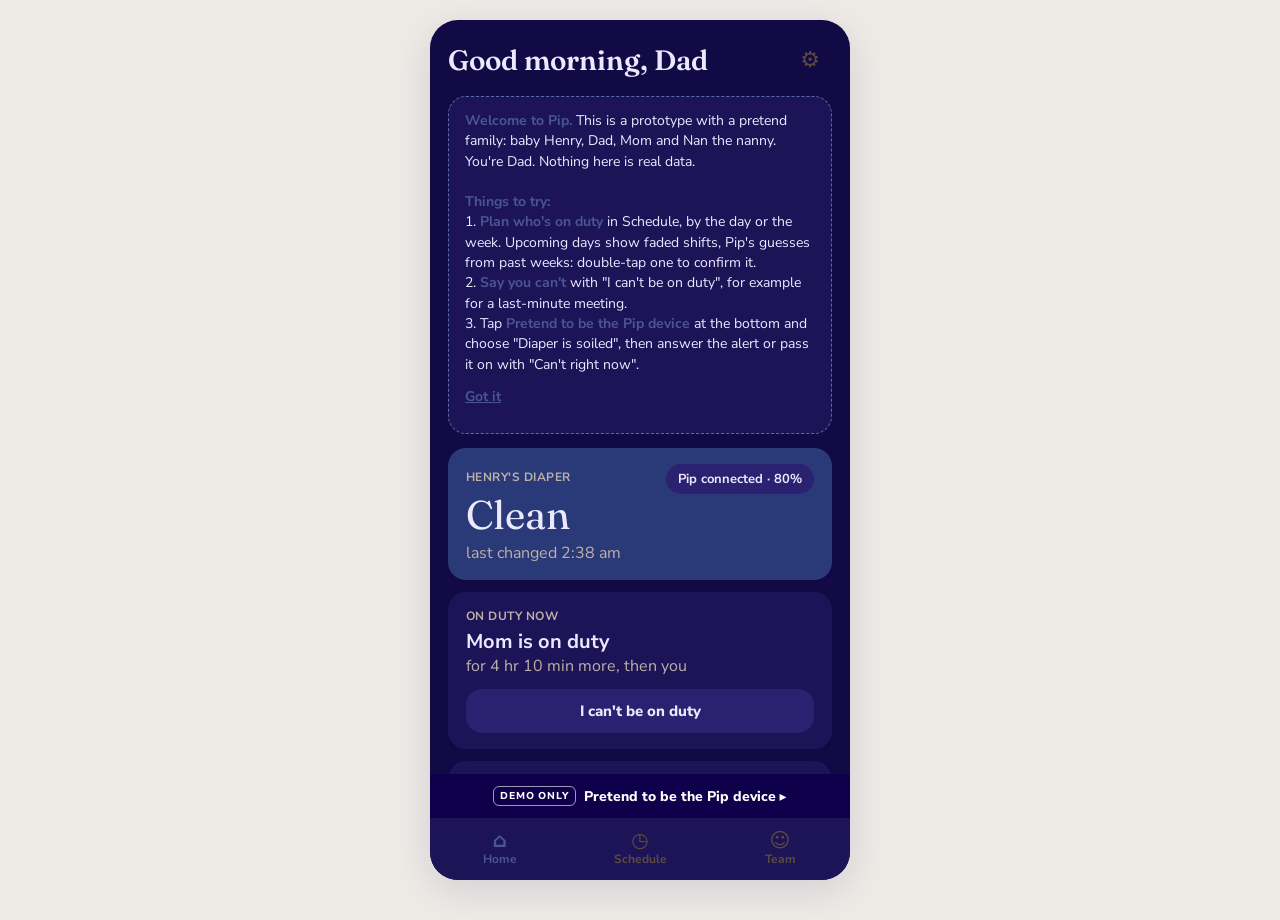
<file: index.html>
<!DOCTYPE html>
<html lang="en">
<head>
<meta charset="utf-8">
<meta name="viewport" content="width=device-width, initial-scale=1, viewport-fit=cover">
<meta name="theme-color" content="#FBFAF8">
<title>Pip</title>
<link rel="preconnect" href="https://fonts.googleapis.com">
<link rel="preconnect" href="https://fonts.gstatic.com" crossorigin>
<link href="https://fonts.googleapis.com/css2?family=Fraunces:opsz,wght@9..144,500;9..144,600&family=Nunito+Sans:opsz,wght@6..12,400;6..12,600;6..12,700;6..12,800&display=swap" rel="stylesheet">
<link rel="stylesheet" href="style.css">
</head>
<body>
<div id="phone">
  <div id="banner" class="banner hidden"></div>
  <main id="screen"></main>
  <button id="simBtn" class="sim-bar" aria-label="Open demo controls"><span>DEMO ONLY</span> Pretend to be the Pip device ▸</button>
  <nav id="tabs" class="tabs">
    <button data-tab="home" class="tab active"><span class="ti">⌂</span>Home</button>
    <button data-tab="schedule" class="tab"><span class="ti">◷</span>Schedule</button>
    <button data-tab="team" class="tab"><span class="ti">☺</span>Team</button>
  </nav>
  <div id="sheet" class="sheet hidden" role="dialog" aria-modal="true"><div class="sheet-card" id="sheetCard"></div></div>
  <div id="alert" class="alert hidden" role="alertdialog" aria-live="assertive"></div>
  <div id="toast" class="toast hidden"></div>
</div>
<script src="app.js"></script>
</body>
</html>
</file>
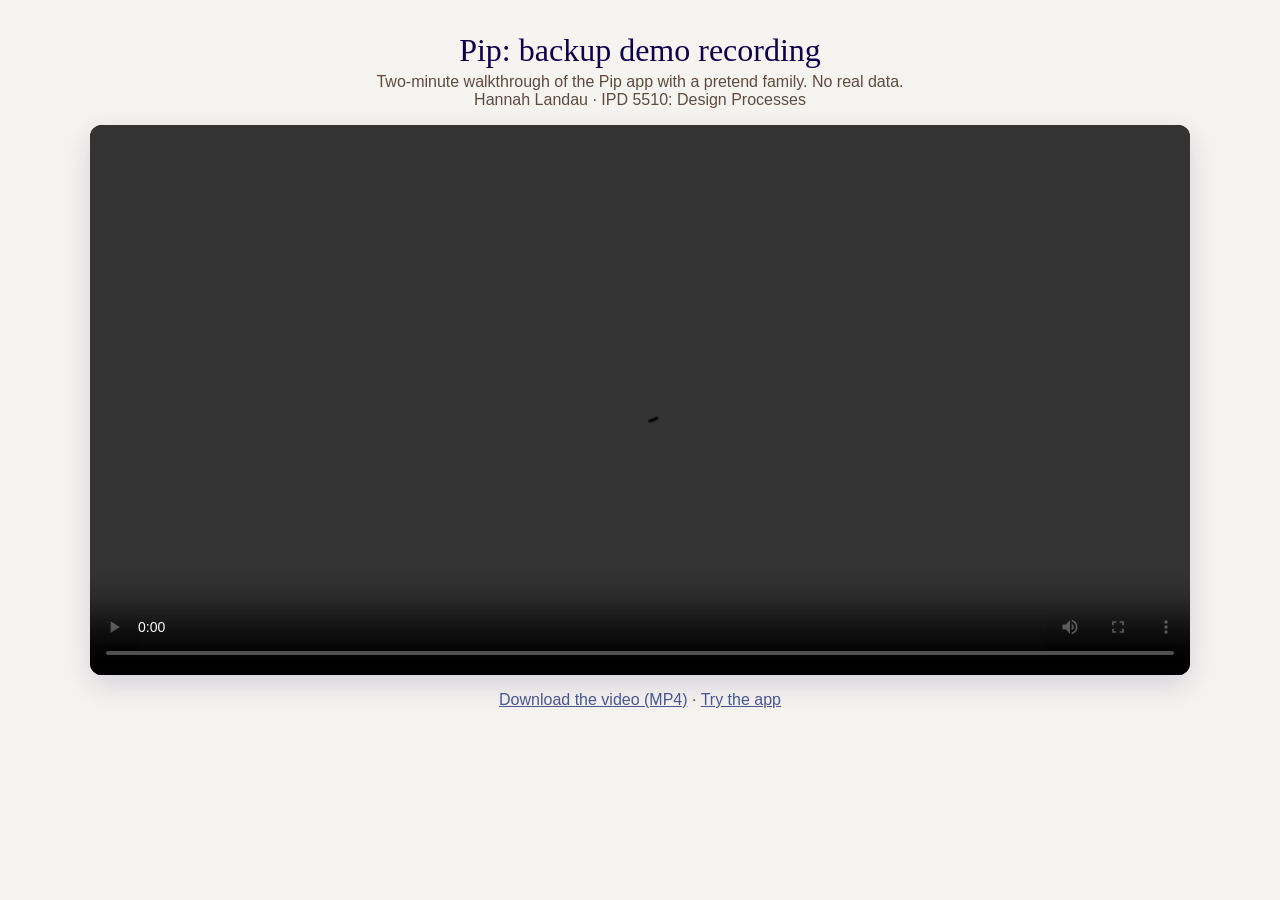
<file: video/index.html>
<!DOCTYPE html>
<html lang="en"><head><meta charset="utf-8"><meta name="viewport" content="width=device-width, initial-scale=1">
<title>Pip: backup demo recording</title>
<style>
body{margin:0;background:#F6F4F1;font-family:Arial,Helvetica,sans-serif;color:#2B2540;display:flex;flex-direction:column;align-items:center;padding:24px}
h1{font-family:Georgia,serif;font-weight:normal;color:#0E004A;margin:8px 0 4px}
p{margin:0 0 16px;color:#5E4B3F;text-align:center}
video{width:100%;max-width:1100px;border-radius:12px;box-shadow:0 10px 30px rgba(14,0,74,.15);background:#000}
a{color:#4A5690}
</style></head><body>
<h1>Pip: backup demo recording</h1>
<p>Two-minute walkthrough of the Pip app with a pretend family. No real data.<br>Hannah Landau · IPD 5510: Design Processes</p>
<video controls playsinline preload="metadata" src="Pip_backup_recording.mp4"></video>
<p style="margin-top:16px"><a href="Pip_backup_recording.mp4" download>Download the video (MP4)</a> · <a href="../">Try the app</a></p>
</body></html>
</file>
<file: style.css>
:root{
  --twilight:#0E004A; --indigo:#5C6AA5; --sky:#CCE5FF; --gold:#FFF1B8; --haze:#DDEAF8; --taupe:#977E6E;
  --page:#FBFAF8; --taupe-text:#5E4B3F; --indigo-text:#4A5690; --on-tint:#3D3570; --card:#fff; --line:#ece7e2;
  --head:"New Kansas","Fraunces",Georgia,serif; --body:"Nunito Sans",system-ui,sans-serif;
  --r:18px;
}
*{box-sizing:border-box}
html,body{margin:0;height:100%;background:#eeeae6;color:var(--twilight);font-family:var(--body);-webkit-tap-highlight-color:transparent}
button{font:inherit;color:inherit;cursor:pointer;border:0;background:none}
#phone{position:relative;max-width:420px;margin:0 auto;height:100%;background:var(--page);display:flex;flex-direction:column;overflow:hidden}
@media (min-width:500px){.tl{max-height:500px}#phone{height:min(860px,100vh);margin-top:max(0px,calc((100vh - 860px)/2));border-radius:28px;box-shadow:0 10px 40px rgba(14,0,74,.12)}}
main{flex:1;overflow-y:auto;padding:18px 18px 140px}
h1,h2,h3{font-family:var(--head);font-weight:600;margin:0}
h1{font-size:28px;line-height:1.15}
h2{font-size:21px}
.muted{color:var(--taupe-text)}
.small{font-size:13px}
.top{display:flex;justify-content:space-between;align-items:center;margin-bottom:14px}
.gear{width:44px;height:44px;border-radius:50%;font-size:22px;color:var(--taupe-text)}
.card{background:var(--card);border-radius:var(--r);padding:16px 18px;margin-bottom:12px;box-shadow:0 1px 3px rgba(14,0,74,.06)}
.label{font-size:12px;font-weight:700;letter-spacing:.04em;text-transform:uppercase;color:var(--taupe-text);margin-bottom:4px}
.big{font-family:var(--head);font-size:40px;line-height:1.05}
.mid{font-size:20px;font-weight:700}
.row{display:flex;align-items:center;justify-content:space-between;gap:10px}
.chip{display:inline-flex;align-items:center;gap:6px;padding:6px 12px;border-radius:999px;background:#f2f0ee;font-size:13px;font-weight:700}
.chip.ok{background:#fff;color:var(--indigo-text)}
.chip.warn{background:var(--gold);color:var(--twilight)}
.status.clean{background:var(--haze)}
.status.needs{background:var(--gold)}
.btn{display:block;width:100%;min-height:52px;border-radius:16px;font-weight:800;font-size:17px;padding:12px}
.btn.primary{background:var(--indigo);color:#fff}
.btn.secondary{background:#fff;border:2px solid var(--indigo);color:var(--indigo-text)}
.btn.quiet{background:#f2f0ee}
.btn+.btn{margin-top:10px}
.link{color:var(--indigo-text);text-decoration:underline;font-weight:700;padding:10px;min-height:44px}
.you{display:flex;gap:6px;flex-wrap:wrap;margin:4px 0 14px}
.you button{min-height:36px;padding:6px 12px;border-radius:999px;background:#f2f0ee;font-weight:700;font-size:14px}
.you button.on{background:var(--indigo);color:#fff}
.strip{display:flex;height:30px;border-radius:10px;overflow:hidden;margin-top:8px;font-size:11px;font-weight:700}
.strip div{display:flex;align-items:center;justify-content:center;color:var(--twilight);overflow:hidden;white-space:nowrap;border-right:2px solid #fff}
.strip .gap{background:repeating-linear-gradient(45deg,#f4f1ee,#f4f1ee 4px,#fff 4px,#fff 8px);color:var(--taupe-text)}
.strip .now{outline:3px solid var(--twilight);outline-offset:-3px}
.note{background:#f4f1ee;border-radius:14px;padding:12px 14px;font-size:14px;margin-bottom:12px}
.intro{background:#fff;border:1.5px dashed var(--indigo);border-radius:var(--r);padding:14px 16px;margin-bottom:14px;font-size:14px;line-height:1.45}
.intro b{color:var(--indigo-text)}

/* Banner */
.banner{padding:12px 16px;font-size:14px;font-weight:700;background:var(--gold);color:var(--twilight);display:flex;gap:10px;align-items:center;justify-content:space-between}
.banner button{text-decoration:underline;font-weight:800}

/* Tabs */
.tabs{position:absolute;left:0;right:0;bottom:0;display:flex;background:#fff;border-top:1px solid var(--line);padding-bottom:env(safe-area-inset-bottom)}
.tab{flex:1;min-height:62px;display:flex;flex-direction:column;align-items:center;justify-content:center;font-size:12px;font-weight:700;color:var(--taupe-text)}
.tab .ti{font-size:20px;line-height:1}
.tab.active{color:var(--indigo-text)}
.sim-fab{position:absolute;right:14px;bottom:76px;z-index:5;background:var(--twilight);color:#fff;font-weight:800;font-size:14px;padding:12px 16px;border-radius:999px;box-shadow:0 4px 14px rgba(14,0,74,.25)}
.sim-fab::before{content:"▶ ";font-size:11px}

/* Sheet */
.sheet{position:absolute;inset:0;background:rgba(14,0,74,.28);display:flex;align-items:flex-end;z-index:20}
.sheet-card{background:var(--page);width:100%;border-radius:24px 24px 0 0;padding:20px 18px 26px;max-height:88%;overflow-y:auto}
.sheet-card h2{margin-bottom:6px}
.picks{display:flex;gap:8px;flex-wrap:wrap;margin:12px 0 16px}
.picks button{min-height:44px;padding:8px 16px;border-radius:999px;border:2px solid var(--line);background:#fff;font-weight:700}
.picks button.on{border-color:var(--indigo);background:var(--indigo);color:#fff}
.simgrid{display:grid;gap:10px;margin-top:12px}
.simgrid .btn{text-align:left;padding:12px 16px;font-size:15px}
.simgrid .btn small{display:block;font-weight:600;font-size:13px;opacity:.9}
.meter{height:10px;border-radius:6px;background:#eee;overflow:hidden;margin:8px 0}
.meter i{display:block;height:100%;background:var(--indigo);transition:width .3s}

/* Alert */
.alert{position:absolute;inset:0;z-index:30;background:var(--gold);display:flex;flex-direction:column;padding:28px 22px;text-align:center}
.alert .clock{font-size:15px;font-weight:700;opacity:.7}
.alert .icon{width:86px;height:86px;border-radius:50%;background:#fff;margin:22px auto 16px;display:flex;align-items:center;justify-content:center;font-size:40px;animation:pulse 2s ease-in-out infinite}
@keyframes pulse{50%{transform:scale(1.07)}}
.alert h1{font-size:34px}
.alert .sub{font-size:19px;margin:8px 0 4px}
.alert .chips{margin:14px 0}
.alert .spacer{flex:1}
.alert .count{font-size:14px;font-weight:700;margin:12px 0 4px}
.alert.night{background:#1c1260;color:#f3f0ff}
.alert.night .icon{background:#2a2080}
.alert.night .btn.secondary{background:transparent;color:#fff;border-color:#c9c4ff}

/* Schedule */
.seg{display:inline-flex;background:#f2f0ee;border-radius:999px;padding:3px}
.seg button{padding:7px 14px;border-radius:999px;font-weight:700;font-size:13px;min-height:36px}
.seg button.on{background:#fff;box-shadow:0 1px 3px rgba(0,0,0,.08)}
.tl{position:relative;display:flex;max-height:calc(100vh - 330px);min-height:300px;overflow-y:auto;overflow-x:hidden;overscroll-behavior:contain;background:#fff;border-radius:var(--r);margin-top:10px;user-select:none;-webkit-overflow-scrolling:touch}
.hours{width:52px;flex:none;border-right:1px solid var(--line)}
.hours div{height:48px;font-size:11px;color:var(--taupe-text);padding:2px 6px 0 0;text-align:right}
.grid{position:relative;flex:1;touch-action:pan-y;background:repeating-linear-gradient(#fff 0 47px,var(--line) 47px 48px)}
.blk{position:absolute;border-radius:12px;padding:6px 9px;font-size:13px;font-weight:700;overflow:hidden;background:#dfe3f6;border:1.5px solid #c8cfee;touch-action:pan-y}
.blk .t{font-weight:600;font-size:11px;opacity:.8}
.blk.sugg{background:rgba(255,255,255,.7);border:2px dashed rgba(151,126,110,.6);color:var(--taupe-text)}
.blk.draft{background:rgba(92,106,165,.25);border:2px solid var(--indigo)}
.blk .h{position:absolute;left:0;right:0;height:18px;touch-action:none;cursor:ns-resize;display:flex;justify-content:center}
.blk .h::after{content:"";width:28px;height:4px;border-radius:3px;background:rgba(14,0,74,.35);margin-top:7px}
.blk .h.top{top:-4px}.blk .h.bot{bottom:-4px}
.blk.sugg .h{display:none}
.nowline{position:absolute;left:0;right:0;height:2px;background:var(--twilight);z-index:3;pointer-events:none}
.nowline::before{content:"";position:absolute;left:-5px;top:-4px;width:10px;height:10px;border-radius:50%;background:var(--twilight)}
.p-Mom{background:#dfe3f6;border-color:#c3cbee}
.p-Dad{background:#d6ebff;border-color:#b5d7fb}
.p-Nan{background:#efe7e1;border-color:#dccbbf}
.p-multi{background:#c9d0f0;border-color:#aab4e6}
.p-other{background:#e8f0e4;border-color:#cddfc6}

/* Team */
.person{display:flex;align-items:center;gap:12px;padding:10px 0;border-bottom:1px solid var(--line)}
.person:last-child{border-bottom:0}
.av{width:44px;height:44px;border-radius:50%;display:flex;align-items:center;justify-content:center;font-weight:800;font-size:18px;flex:none}
.person .grow{flex:1}
.ord{display:flex;gap:4px}
.ord button{width:40px;height:40px;border-radius:12px;background:#f2f0ee;font-size:16px}
input[type=text],input[type=number]{font:inherit;width:100%;min-height:48px;border-radius:14px;border:1.5px solid var(--line);padding:10px 14px;background:#fff}
.switch{display:flex;justify-content:space-between;align-items:center;min-height:52px;gap:12px}
.switch input{width:22px;height:22px;accent-color:var(--indigo)}
.toast{position:absolute;left:16px;right:16px;top:14px;background:var(--twilight);color:#fff;padding:14px 16px;border-radius:16px;font-weight:700;font-size:14px;z-index:40;text-align:center}
.hidden{display:none!important}

/* Night mode for the app body */
body.night #phone{background:#120a45;color:#ece9ff}
body.night .card,body.night .tl,body.night .tabs,body.night .grid{background-color:#1d1458}
body.night .grid{background:repeating-linear-gradient(#1d1458 0 47px,#2c2370 47px 48px)}
body.night .status.clean{background:#2a3a78}
body.night .status.needs{background:var(--gold);color:var(--twilight)}
body.night .note,body.night .chip,body.night .you button,body.night .seg,body.night .btn.quiet,body.night .ord button{background:#2a2170;color:#ece9ff}
body.night .you button.on{background:var(--indigo)}
body.night .sheet-card{background:#160d4f}
body.night .muted,body.night .label{color:#bcb0a7}
body.night .blk{color:var(--twilight)}
body.night .intro{background:#1d1458}
body.night input{background:#1d1458;color:#fff;border-color:#2c2370}

/* v2: day nav, tools, suggestions, week grid, "Not" */
.navbtn{width:40px;height:40px;border-radius:50%;font-size:24px;line-height:1;color:var(--indigo-text);flex:none}
.btn.tool{min-height:44px;font-size:14px;padding:8px 10px}
.row .btn.tool+.btn.tool{margin-top:0}
.blk.sugg{cursor:pointer}
.blk .x{position:absolute;top:4px;right:4px;width:32px;height:32px;border-radius:50%;background:rgba(255,255,255,.85);font-size:14px;color:var(--taupe-text)}
.away{position:absolute;right:0;width:46%;z-index:2;pointer-events:none;border-left:3px solid var(--taupe);background:repeating-linear-gradient(135deg,rgba(151,126,110,.18) 0 6px,rgba(151,126,110,0) 6px 12px)}
.away span{position:absolute;top:4px;right:6px;background:#fff;border:1.5px solid var(--taupe);color:var(--taupe-text);font-size:11px;font-weight:800;padding:2px 8px;border-radius:999px}
.week{display:grid;grid-template-columns:54px repeat(7,1fr);gap:4px;margin-top:12px;font-size:12px;font-weight:700;text-align:center}
.week .h,.week .wh{color:var(--taupe-text);display:flex;flex-direction:column;align-items:center;justify-content:center;font-size:11px;line-height:1.2}
.week .h span,.week .wh span{font-weight:600}
.week .wh{min-height:40px;border-radius:10px;cursor:pointer}
.week .wh.today{background:var(--indigo);color:#fff}
.wc{min-height:50px;border-radius:10px;border:1.5px solid transparent;font-weight:800;font-size:12px;display:flex;flex-direction:column;align-items:center;justify-content:center;padding:2px;color:var(--twilight)}
.wc i{font-style:normal;font-size:10px;color:var(--taupe-text);font-weight:800}
.wc.sugg{background:rgba(255,255,255,.6);border:2px dashed rgba(151,126,110,.6);color:var(--taupe-text)}
.wc.open{background:repeating-linear-gradient(45deg,#f4f1ee,#f4f1ee 4px,#fff 4px,#fff 8px);color:var(--taupe-text);font-weight:700}
.wc.past{opacity:.8}
.picks button.not.on{background:var(--taupe);border-color:var(--taupe-text);color:#fff}
body.night .wc.open{background:#2a2170;color:#bcb0a7}

a.btn.feedback{text-align:center;text-decoration:none;margin:4px 0 12px;font-size:15px;display:flex;align-items:center;justify-content:center}

/* Contrast: secondary text on the tinted status cards uses a deep twilight tint, not grey */
.status .muted,.status .label{color:var(--on-tint)}
.status.needs .muted,.status.needs .label{color:var(--twilight)}
.blk .t{opacity:1;color:var(--on-tint)}
.blk.sugg,.blk.sugg .t{color:var(--taupe-text)}
.alert .muted{opacity:1!important}
.alert .clock{opacity:1;color:var(--on-tint)}
.alert.night .clock{color:#d9d4ff}
.strip .gap,.wc.open{color:var(--taupe-text)}

/* Week view: calendar-style time grid */
.wk{background:#fff;border-radius:var(--r);margin-top:10px;overflow:hidden}
.wk-head{display:grid;grid-template-columns:34px repeat(7,1fr);border-bottom:1px solid var(--line)}
.wk-head .wh{min-height:44px;font-size:11px;color:var(--taupe-text);line-height:1.2;padding:4px 0}
.wk-head .wh b{font-size:15px;color:var(--twilight)}
.wk-head .wh.today{background:var(--indigo);color:#fff;border-radius:10px;margin:3px}
.wk-head .wh.today b{color:#fff}
.wk-body{display:grid;grid-template-columns:34px repeat(7,1fr);max-height:calc(100vh - 380px);min-height:280px;overflow-y:auto;overscroll-behavior:contain}
@media (min-width:500px){.wk-body{max-height:440px}}
.wk-hours div{font-size:9px;color:var(--taupe-text);text-align:right;padding-right:3px;line-height:1}
.wk-col{position:relative;border-left:1px solid var(--line);background:repeating-linear-gradient(#fff 0 29px,#f1ede9 29px 30px)}
.wk-col.past{background:repeating-linear-gradient(#faf8f6 0 29px,#f1ede9 29px 30px)}
.wb{position:absolute;border-radius:6px;border-width:1px;border-style:solid;font-size:10px;font-weight:800;text-align:center;padding-top:2px;overflow:hidden;color:var(--twilight);cursor:pointer}
.wb.sugg{background:#fff;border:1.5px dashed rgba(151,126,110,.7);color:var(--taupe-text)}
.wk-col.past .wb{opacity:.8}
.wa{position:absolute;right:0;width:45%;z-index:2;pointer-events:none;border-left:2px solid var(--taupe);background:repeating-linear-gradient(135deg,rgba(151,126,110,.25) 0 4px,rgba(151,126,110,0) 4px 8px);font-size:9px;font-weight:800;color:var(--taupe-text);text-align:right;padding-right:2px}
body.night .wk,body.night .wk-col{background-color:#1d1458}

/* Demo control: a slim strip above the tab bar, clearly separate from the app itself */
.sim-fab{display:none}
.sim-bar{position:absolute;left:0;right:0;bottom:62px;z-index:5;min-height:44px;background:var(--twilight);color:#fff;font-weight:800;font-size:14px;display:flex;align-items:center;justify-content:center;gap:8px}
.sim-bar span{font-size:10px;letter-spacing:.08em;border:1px solid rgba(255,255,255,.6);border-radius:6px;padding:2px 6px}
main{padding-bottom:130px}

/* Demo-only peeks at another family member's phone (not part of the real app) */
.demo-peek{margin:-4px 0 12px}
.demo-peek button{width:100%;min-height:44px;border-radius:12px;background:var(--twilight);color:#fff;font-weight:800;font-size:14px;display:flex;align-items:center;justify-content:center;gap:8px}
.demo-peek button+button{margin-top:6px}
.demo-peek span{font-size:10px;letter-spacing:.08em;border:1px solid rgba(255,255,255,.6);border-radius:6px;padding:2px 6px}

/* Demo-only: pretend another caregiver answered on their own phone (the demo stays on Dad's phone) */
.demo-answer{margin:-4px 0 12px;background:var(--twilight);border-radius:12px;padding:10px;display:grid;grid-template-columns:1fr 1fr;gap:8px}
.demo-answer .lbl{grid-column:1/-1;color:#fff;font-weight:800;font-size:13px;display:flex;align-items:center;gap:8px}
.demo-answer .lbl span{font-size:10px;letter-spacing:.08em;border:1px solid rgba(255,255,255,.6);border-radius:6px;padding:2px 6px}
.demo-answer button{min-height:44px;border-radius:10px;background:#fff;color:var(--twilight);font-weight:800;font-size:14px}

/* Round 2: Not-X marker (deep red alert), faded once someone else covers */
:root{--notred:#A4161A}
.notpill{display:inline-flex;align-items:center;gap:4px;background:var(--notred);color:#fff;font-weight:800;border-radius:999px;padding:2px 8px 2px 2px;white-space:nowrap}
.notpill i{font-style:normal;width:16px;height:16px;border-radius:50%;background:#fff;color:var(--notred);display:inline-flex;align-items:center;justify-content:center;font-size:11px;font-weight:900}
.away{border-left:3px solid var(--notred);background:repeating-linear-gradient(135deg,rgba(164,22,26,.14) 0 6px,rgba(164,22,26,0) 6px 12px)}
.away span.notpill{position:absolute;top:4px;right:6px;border:0;font-size:11px;color:#fff;background:var(--notred);padding:2px 8px 2px 2px}
.away.covered,.wa.covered{opacity:.4}
.wa{border-left:2px solid var(--notred);background:repeating-linear-gradient(135deg,rgba(164,22,26,.18) 0 4px,rgba(164,22,26,0) 4px 8px);width:100%;text-align:left;padding:0}
.wa .notpill{font-size:7.5px;padding:1px 4px 1px 1px;gap:2px;margin:1px 0 0 1px;max-width:calc(100% - 2px);overflow:hidden}
.wa .notpill i{width:10px;height:10px;font-size:8px}
.wb{font-size:8.5px;line-height:1.15;padding:2px 1px 0;word-break:normal;overflow-wrap:anywhere}
.legend{display:flex;flex-direction:column;gap:6px;margin:8px 0 10px;color:var(--taupe-text)}
.legend .notpill{font-size:10px;margin-right:4px}
.legend .swatch{display:inline-block;width:18px;height:12px;border-radius:3px;vertical-align:-2px;margin-right:6px}
.legend .swatch.sugg{border:1.5px dashed rgba(151,126,110,.8);background:#fff}
/* Pip can't read: never shows Clean */
.status.unknown{background:#EFEDEA;border:1.5px dashed #977E6E}
.status.unknown .big{letter-spacing:.1em;color:var(--taupe-text)}
.pack{background:#fff;border:1px solid var(--line);border-radius:12px;padding:4px 12px}
.pack .row{min-height:40px;border-bottom:1px solid var(--line)}
.pack .row:last-child{border-bottom:0}

.strip .dflt{opacity:.45;background-image:repeating-linear-gradient(135deg,rgba(255,255,255,.6) 0 4px,transparent 4px 8px)}
.strip > div{white-space:nowrap;overflow:hidden}

/* Schedule header (date, arrows, Day/Week) stays pinned while the page scrolls */
.sched-top{position:sticky;top:-18px;z-index:6;background:var(--page);margin:-18px -18px 8px;padding:18px 18px 10px;box-shadow:0 1px 0 var(--line)}
body.night .sched-top{background:#120a45}
body.night .seg button.on{color:#0E004A}
body.night .hours div{color:#c9c4ff}
</file>
